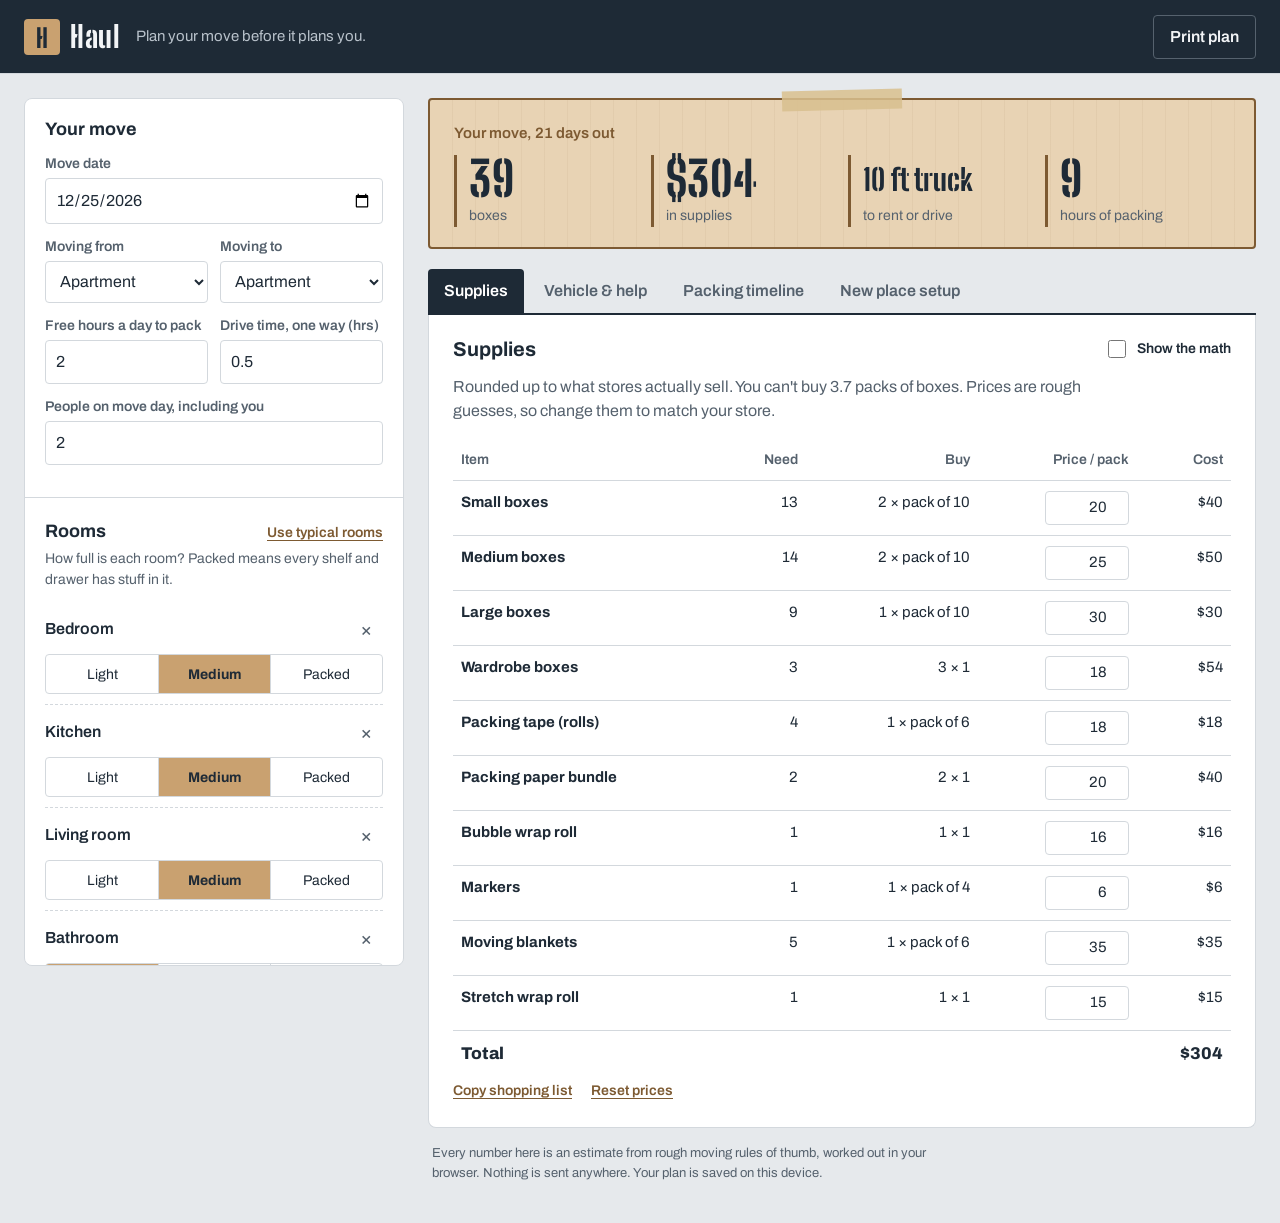
<file: index.html>
<!doctype html>
<html lang="en">
<head>
  <meta charset="utf-8">
  <meta name="viewport" content="width=device-width, initial-scale=1">
  <title>Haul: plan your move</title>
  <meta name="description" content="Work out how many boxes you need, what truck to get, and when to start packing.">
  <link rel="preconnect" href="https://fonts.googleapis.com">
  <link rel="preconnect" href="https://fonts.gstatic.com" crossorigin>
  <link href="https://fonts.googleapis.com/css2?family=Archivo:wght@400;500;600;700;800&family=Big+Shoulders+Stencil+Display:wght@700;800&display=swap" rel="stylesheet">
  <link rel="stylesheet" href="./style.css">
</head>
<body>
  <header class="topbar">
    <div class="brand">
      <span class="brand-mark" aria-hidden="true">H</span>
      <span class="brand-name">Haul</span>
    </div>
    <p class="brand-tag">Plan your move before it plans you.</p>
    <button type="button" class="btn btn-ghost" id="printBtn">Print plan</button>
  </header>

  <main class="layout">
    <!-- ============ INPUTS ============ -->
    <aside class="panel" aria-label="Your move">
      <section class="group">
        <h2>Your move</h2>

        <label class="field">
          <span>Move date</span>
          <input type="date" id="moveDate">
        </label>

        <div class="field-row">
          <label class="field">
            <span>Moving from</span>
            <select id="fromType">
              <option value="dorm">Dorm</option>
              <option value="apartment">Apartment</option>
              <option value="house">House</option>
            </select>
          </label>
          <label class="field">
            <span>Moving to</span>
            <select id="toType">
              <option value="dorm">Dorm</option>
              <option value="apartment">Apartment</option>
              <option value="house">House</option>
            </select>
          </label>
        </div>

        <div class="field-row">
          <label class="field">
            <span>Free hours a day to pack</span>
            <input type="number" id="freeHours" min="0.5" max="16" step="0.5">
          </label>
          <label class="field">
            <span>Drive time, one way (hrs)</span>
            <input type="number" id="driveHours" min="0" max="48" step="0.25">
          </label>
        </div>

        <label class="field">
          <span>People on move day, including you</span>
          <input type="number" id="helpers" min="1" max="12" step="1">
        </label>
      </section>

      <section class="group">
        <div class="group-head">
          <h2>Rooms</h2>
          <button type="button" class="link-btn" id="resetRooms">Use typical rooms</button>
        </div>
        <p class="hint">How full is each room? Packed means every shelf and drawer has stuff in it.</p>
        <ul class="room-list" id="roomList"></ul>
        <div class="add-room">
          <select id="newRoomType" aria-label="Room type to add"></select>
          <button type="button" class="btn btn-small" id="addRoom">Add room</button>
        </div>
      </section>

      <section class="group">
        <h2>Big furniture</h2>
        <p class="hint">Only what's coming with you.</p>
        <ul class="furniture-list" id="furnitureList"></ul>
      </section>
    </aside>

    <!-- ============ OUTPUTS ============ -->
    <section class="results" aria-label="Your plan">
      <div class="manifest" id="manifest" aria-live="polite"></div>

      <nav class="tabs" role="tablist" aria-label="Plan sections">
        <button role="tab" class="tab" data-tab="supplies" aria-selected="true">Supplies</button>
        <button role="tab" class="tab" data-tab="vehicle" aria-selected="false">Vehicle &amp; help</button>
        <button role="tab" class="tab" data-tab="timeline" aria-selected="false">Packing timeline</button>
        <button role="tab" class="tab" data-tab="setup" aria-selected="false">New place setup</button>
      </nav>

      <div class="tab-panel" id="panel-supplies" role="tabpanel"></div>
      <div class="tab-panel" id="panel-vehicle" role="tabpanel" hidden></div>
      <div class="tab-panel" id="panel-timeline" role="tabpanel" hidden></div>
      <div class="tab-panel" id="panel-setup" role="tabpanel" hidden></div>

      <p class="footnote">
        Every number here is an estimate from rough moving rules of thumb, worked out in your browser.
        Nothing is sent anywhere. Your plan is saved on this device.
      </p>
    </section>
  </main>

  <script src="./app.js"></script>
</body>
</html>
</file>
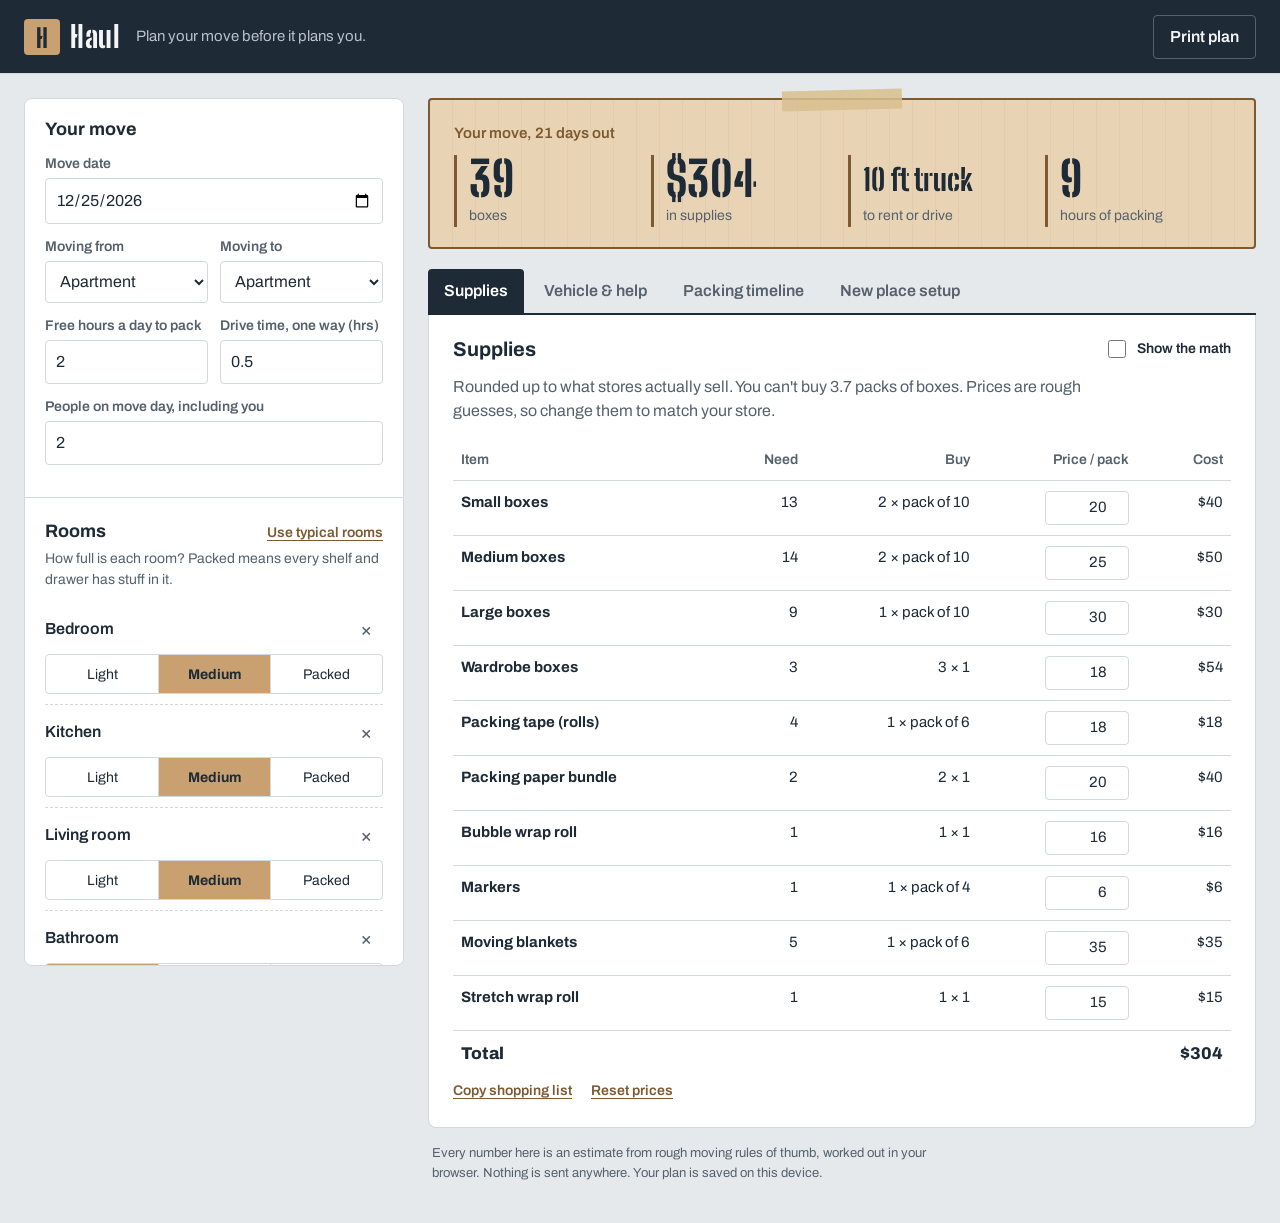
<file: index_1.html>
<!doctype html>
<html lang="en">
<head>
  <meta charset="utf-8">
  <meta name="viewport" content="width=device-width, initial-scale=1">
  <title>Haul: plan your move</title>
  <meta name="description" content="Work out how many boxes you need, what truck to get, and when to start packing.">

  <!-- PWA: lets phones install Haul like an app -->
  <link rel="manifest" href="./manifest.json">
  <meta name="theme-color" content="#1e2a36">
  <link rel="icon" type="image/png" sizes="192x192" href="./icon-192.png">
  <link rel="apple-touch-icon" href="./apple-touch-icon.png">
  <meta name="apple-mobile-web-app-capable" content="yes">
  <meta name="mobile-web-app-capable" content="yes">
  <meta name="apple-mobile-web-app-title" content="Haul">
  <meta name="apple-mobile-web-app-status-bar-style" content="black">
  <link rel="preconnect" href="https://fonts.googleapis.com">
  <link rel="preconnect" href="https://fonts.gstatic.com" crossorigin>
  <link href="https://fonts.googleapis.com/css2?family=Archivo:wght@400;500;600;700;800&family=Big+Shoulders+Stencil+Display:wght@700;800&display=swap" rel="stylesheet">
  <link rel="stylesheet" href="./style.css">
</head>
<body>
  <header class="topbar">
    <div class="brand">
      <span class="brand-mark" aria-hidden="true">H</span>
      <span class="brand-name">Haul</span>
    </div>
    <p class="brand-tag">Plan your move before it plans you.</p>
    <button type="button" class="btn btn-ghost" id="printBtn">Print plan</button>
  </header>

  <main class="layout">
    <!-- ============ INPUTS ============ -->
    <aside class="panel" aria-label="Your move">
      <section class="group">
        <h2>Your move</h2>

        <label class="field">
          <span>Move date</span>
          <input type="date" id="moveDate">
        </label>

        <div class="field-row">
          <label class="field">
            <span>Moving from</span>
            <select id="fromType">
              <option value="dorm">Dorm</option>
              <option value="apartment">Apartment</option>
              <option value="house">House</option>
            </select>
          </label>
          <label class="field">
            <span>Moving to</span>
            <select id="toType">
              <option value="dorm">Dorm</option>
              <option value="apartment">Apartment</option>
              <option value="house">House</option>
            </select>
          </label>
        </div>

        <div class="field-row">
          <label class="field">
            <span>Free hours a day to pack</span>
            <input type="number" id="freeHours" min="0.5" max="16" step="0.5">
          </label>
          <label class="field">
            <span>Drive time, one way (hrs)</span>
            <input type="number" id="driveHours" min="0" max="48" step="0.25">
          </label>
        </div>

        <label class="field">
          <span>People on move day, including you</span>
          <input type="number" id="helpers" min="1" max="12" step="1">
        </label>
      </section>

      <section class="group">
        <div class="group-head">
          <h2>Rooms</h2>
          <button type="button" class="link-btn" id="resetRooms">Use typical rooms</button>
        </div>
        <p class="hint">How full is each room? Packed means every shelf and drawer has stuff in it.</p>
        <ul class="room-list" id="roomList"></ul>
        <div class="add-room">
          <select id="newRoomType" aria-label="Room type to add"></select>
          <button type="button" class="btn btn-small" id="addRoom">Add room</button>
        </div>
      </section>

      <section class="group">
        <h2>Big furniture</h2>
        <p class="hint">Only what's coming with you.</p>
        <ul class="furniture-list" id="furnitureList"></ul>
      </section>
    </aside>

    <!-- ============ OUTPUTS ============ -->
    <section class="results" aria-label="Your plan">
      <div class="manifest" id="manifest" aria-live="polite"></div>

      <nav class="tabs" role="tablist" aria-label="Plan sections">
        <button role="tab" class="tab" data-tab="supplies" aria-selected="true">Supplies</button>
        <button role="tab" class="tab" data-tab="vehicle" aria-selected="false">Vehicle &amp; help</button>
        <button role="tab" class="tab" data-tab="timeline" aria-selected="false">Packing timeline</button>
        <button role="tab" class="tab" data-tab="setup" aria-selected="false">New place setup</button>
      </nav>

      <div class="tab-panel" id="panel-supplies" role="tabpanel"></div>
      <div class="tab-panel" id="panel-vehicle" role="tabpanel" hidden></div>
      <div class="tab-panel" id="panel-timeline" role="tabpanel" hidden></div>
      <div class="tab-panel" id="panel-setup" role="tabpanel" hidden></div>

      <p class="footnote">
        Every number here is an estimate from rough moving rules of thumb, worked out in your browser.
        Nothing is sent anywhere. Your plan is saved on this device.
      </p>
    </section>
  </main>

  <script src="./app.js"></script>
  <script>
    // PWA: start the service worker so Haul can open offline
    if ("serviceWorker" in navigator) {
      window.addEventListener("load", () => {
        navigator.serviceWorker.register("./sw.js").catch(() => {});
      });
    }
  </script>
</body>
</html>
</file>
<file: style.css>
/* ============================================================
   Haul: styles
   Palette: concrete grey floor, white panels, kraft cardboard,
   navy marker ink, "fragile" red for warnings.
   ============================================================ */

:root {
  --floor: #e6e9ec;
  --panel: #ffffff;
  --ink: #1e2a36;
  --ink-soft: #55616d;
  --line: #d3d8dd;
  --kraft: #c9a170;
  --kraft-light: #e8d3b4;
  --kraft-dark: #7d5a32;
  --tape: #d9c08f;
  --fragile: #b8352b;
  --ok: #2d7655;
  --focus: #2f6fb3;
  --bar: #1e2a36;

  --font-body: "Archivo", system-ui, -apple-system, "Segoe UI", sans-serif;
  --font-stencil: "Big Shoulders Stencil Display", "Archivo", Impact, sans-serif;

  --r-sm: 4px;
  --r-md: 8px;
}

@media (prefers-color-scheme: dark) {
  :root:not([data-theme="light"]) {
    --floor: #161b21;
    --panel: #1f262e;
    --ink: #e7ebef;
    --ink-soft: #a3adb7;
    --line: #333d47;
    --kraft: #b98d58;
    --kraft-light: #3b3024;
    --kraft-dark: #e2c296;
    --tape: #8a7448;
    --fragile: #e3675c;
    --ok: #5cbf8f;
    --focus: #79aef0;
    --bar: #0d1116;
  }
}

* { box-sizing: border-box; }

html { -webkit-text-size-adjust: 100%; }

body {
  margin: 0;
  background: var(--floor);
  color: var(--ink);
  font-family: var(--font-body);
  font-size: 16px;
  line-height: 1.5;
}

h1, h2, h3 { margin: 0; line-height: 1.2; }

button, input, select { font: inherit; color: inherit; }

:focus-visible {
  outline: 3px solid var(--focus);
  outline-offset: 2px;
}

/* ---------- Top bar ---------- */
.topbar {
  display: flex;
  align-items: center;
  gap: 16px;
  padding: 14px 24px;
  background: var(--bar);
  border-bottom: 1px solid var(--line);
  color: #f3f5f7;
}

.brand { display: flex; align-items: center; gap: 10px; }

.brand-mark {
  display: grid;
  place-items: center;
  width: 36px;
  height: 36px;
  background: var(--kraft);
  color: #1e2a36;
  font-family: var(--font-stencil);
  font-size: 26px;
  font-weight: 800;
  border-radius: var(--r-sm);
}

.brand-name {
  font-family: var(--font-stencil);
  font-size: 30px;
  font-weight: 800;
  letter-spacing: 0.02em;
}

.brand-tag {
  margin: 0;
  color: #b9c2cb;
  font-size: 15px;
  flex: 1;
}

.topbar .btn-ghost { color: #f3f5f7; border-color: #56626e; }

/* ---------- Layout ---------- */
.layout > * { min-width: 0; }

.layout {
  display: grid;
  grid-template-columns: minmax(300px, 380px) 1fr;
  gap: 24px;
  max-width: 1280px;
  margin: 0 auto;
  padding: 24px;
  align-items: start;
}

.panel {
  background: var(--panel);
  border: 1px solid var(--line);
  border-radius: var(--r-md);
  position: sticky;
  top: 16px;
  max-height: calc(100vh - 32px);
  overflow-y: auto;
}

.group { padding: 20px; border-bottom: 1px solid var(--line); }
.group:last-child { border-bottom: 0; }
.group h2 { font-size: 18px; font-weight: 700; margin-bottom: 12px; }
.group-head { display: flex; justify-content: space-between; align-items: baseline; gap: 8px; }

.hint { margin: -6px 0 12px; color: var(--ink-soft); font-size: 14px; }

.field { display: flex; flex-direction: column; gap: 4px; margin-bottom: 12px; flex: 1; min-width: 0; }
.field > span { font-size: 14px; font-weight: 600; color: var(--ink-soft); }
.field-row { display: flex; gap: 12px; }

input[type="number"], input[type="date"], input[type="text"], select {
  width: 100%;
  padding: 9px 10px;
  border: 1px solid var(--line);
  border-radius: var(--r-sm);
  background: var(--panel);
  min-height: 42px;
}

/* ---------- Buttons ---------- */
.btn {
  border: 1px solid var(--ink);
  background: var(--ink);
  color: var(--panel);
  padding: 9px 16px;
  border-radius: var(--r-sm);
  font-weight: 600;
  cursor: pointer;
  min-height: 42px;
}
.btn:hover { filter: brightness(1.15); }
.btn-small { padding: 7px 12px; white-space: nowrap; }
.btn-ghost { background: transparent; color: var(--ink); border-color: var(--line); }

.link-btn {
  background: none;
  border: 0;
  padding: 4px 0;
  color: var(--kraft-dark);
  font-weight: 600;
  font-size: 14px;
  text-decoration: underline;
  text-underline-offset: 3px;
  cursor: pointer;
}

.icon-btn {
  background: none;
  border: 1px solid transparent;
  border-radius: var(--r-sm);
  width: 34px;
  height: 34px;
  cursor: pointer;
  color: var(--ink-soft);
  font-size: 20px;
  line-height: 1;
}
.icon-btn:hover { border-color: var(--line); color: var(--fragile); }

/* ---------- Rooms ---------- */
.room-list, .furniture-list { list-style: none; margin: 0; padding: 0; }

.room {
  display: grid;
  grid-template-columns: 1fr auto;
  gap: 8px;
  padding: 10px 0;
  border-top: 1px dashed var(--line);
}
.room:first-child { border-top: 0; }
.room-name { font-weight: 600; align-self: center; }

.fullness {
  grid-column: 1 / -1;
  display: grid;
  grid-template-columns: repeat(3, 1fr);
  border: 1px solid var(--line);
  border-radius: var(--r-sm);
  overflow: hidden;
}
.fullness button {
  border: 0;
  border-left: 1px solid var(--line);
  background: transparent;
  padding: 7px 4px;
  font-size: 14px;
  cursor: pointer;
  min-height: 38px;
}
.fullness button:first-child { border-left: 0; }
.fullness button[aria-pressed="true"] { background: var(--kraft); color: #1e2a36; font-weight: 700; }

.add-room { display: flex; gap: 8px; margin-top: 12px; }

/* ---------- Furniture steppers ---------- */
.furn {
  display: flex;
  justify-content: space-between;
  align-items: center;
  padding: 6px 0;
}
.stepper { display: flex; align-items: center; gap: 2px; }
.stepper button {
  width: 34px;
  height: 34px;
  border: 1px solid var(--line);
  background: var(--panel);
  border-radius: var(--r-sm);
  cursor: pointer;
  font-size: 18px;
}
.stepper output { width: 30px; text-align: center; font-weight: 700; }

/* ---------- Manifest (the shipping label) ---------- */
.manifest {
  position: relative;
  background: var(--kraft-light);
  border: 2px solid var(--kraft-dark);
  border-radius: var(--r-sm);
  padding: 22px 24px 20px;
  margin-bottom: 20px;
  background-image:
    repeating-linear-gradient(90deg, transparent 0 22px, rgba(125, 90, 50, 0.06) 22px 23px);
}
.manifest::before {
  /* strip of packing tape across the top */
  content: "";
  position: absolute;
  top: -10px;
  left: 50%;
  width: 120px;
  height: 20px;
  transform: translateX(-50%) rotate(-1.5deg);
  background: var(--tape);
  opacity: 0.85;
}

.manifest-title {
  font-size: 15px;
  font-weight: 600;
  color: var(--kraft-dark);
  margin-bottom: 10px;
}

.manifest-grid {
  display: grid;
  grid-template-columns: repeat(4, minmax(0, 1fr));
  gap: 12px;
}

.stat { border-left: 3px solid var(--kraft-dark); padding-left: 12px; }
.stat-num {
  display: block;
  font-family: var(--font-stencil);
  font-size: 48px;
  font-weight: 800;
  line-height: 1;
  color: var(--ink);
}
.stat-num.small { font-size: 30px; padding: 9px 0; }
.stat-label { font-size: 14px; color: var(--ink-soft); }

.manifest-alert {
  margin-top: 14px;
  padding: 10px 12px;
  border: 2px solid var(--fragile);
  color: var(--fragile);
  font-weight: 600;
  border-radius: var(--r-sm);
  background: var(--panel);
}

/* ---------- Tabs ---------- */
.tabs {
  display: flex;
  gap: 4px;
  border-bottom: 2px solid var(--ink);
  overflow-x: auto;
}
.tab {
  border: 0;
  background: transparent;
  padding: 10px 16px;
  font-weight: 600;
  color: var(--ink-soft);
  cursor: pointer;
  white-space: nowrap;
  border-radius: var(--r-sm) var(--r-sm) 0 0;
}
.tab[aria-selected="true"] { background: var(--ink); color: var(--panel); }

.tab-panel {
  background: var(--panel);
  border: 1px solid var(--line);
  border-top: 0;
  border-radius: 0 0 var(--r-md) var(--r-md);
  padding: 22px 24px;
}

.panel-head {
  display: flex;
  justify-content: space-between;
  align-items: center;
  gap: 12px;
  flex-wrap: wrap;
  margin-bottom: 14px;
}
.panel-head h3 { font-size: 20px; }
.panel-intro { color: var(--ink-soft); margin: 0 0 16px; max-width: 70ch; }

.toggle { display: inline-flex; gap: 8px; align-items: center; font-size: 14px; font-weight: 600; cursor: pointer; }
.toggle input { width: 18px; height: 18px; accent-color: var(--ink); }

/* ---------- Tables ---------- */
.table-wrap { overflow-x: auto; }
table { width: 100%; border-collapse: collapse; font-size: 15px; }
th, td { text-align: left; padding: 10px 8px; border-bottom: 1px solid var(--line); vertical-align: top; }
th { font-size: 14px; color: var(--ink-soft); font-weight: 600; }
td.num, th.num { text-align: right; white-space: nowrap; }
tfoot td { font-weight: 800; border-bottom: 0; font-size: 17px; }

.price-input {
  width: 84px !important;
  min-height: 34px !important;
  padding: 4px 6px !important;
  text-align: right;
}

.math {
  display: block;
  margin-top: 4px;
  font-size: 13px;
  color: var(--kraft-dark);
}

/* ---------- Vehicle ---------- */
.vehicle-pick {
  display: grid;
  grid-template-columns: auto 1fr;
  gap: 16px 20px;
  align-items: center;
  padding: 18px;
  border: 2px solid var(--ink);
  border-radius: var(--r-md);
  margin-bottom: 18px;
}
.vehicle-pick .stat-num { font-size: 40px; }
.vehicle-why { margin: 0; color: var(--ink-soft); }

.fill-bar {
  height: 14px;
  background: var(--floor);
  border-radius: 7px;
  overflow: hidden;
  margin-top: 6px;
}
.fill-bar span { display: block; height: 100%; background: var(--kraft); }

.vehicle-list { list-style: none; padding: 0; margin: 0 0 18px; }
.vehicle-list li {
  display: grid;
  grid-template-columns: 140px 1fr 80px;
  gap: 12px;
  align-items: center;
  padding: 8px 0;
  font-size: 15px;
}
.vehicle-list li.is-pick { font-weight: 700; }
.vehicle-list li.too-small { color: var(--ink-soft); }

.callout {
  padding: 12px 14px;
  border-left: 4px solid var(--kraft-dark);
  background: var(--floor);
  border-radius: 0 var(--r-sm) var(--r-sm) 0;
  margin: 0 0 12px;
}
.callout.warn { border-left-color: var(--fragile); }
.callout.good { border-left-color: var(--ok); }

/* ---------- Timeline ---------- */
.days { list-style: none; margin: 0; padding: 0; position: relative; }
.day {
  display: grid;
  grid-template-columns: 96px 1fr;
  gap: 16px;
  padding: 14px 0;
  border-top: 1px solid var(--line);
}
.day:first-child { border-top: 0; }
.day-date { font-weight: 700; }
.day-count { display: block; font-size: 14px; color: var(--ink-soft); font-weight: 400; }
.day-tasks { list-style: none; margin: 0; padding: 0; }
.day-tasks li { padding: 2px 0; }
.day-hours { font-size: 14px; color: var(--ink-soft); margin-top: 4px; }
.day.is-move .day-date { color: var(--fragile); }
.day.is-move { background: var(--kraft-light); padding-left: 10px; padding-right: 10px; border-radius: var(--r-sm); }
.day.is-free .day-tasks { color: var(--ink-soft); }

/* ---------- Setup checklist ---------- */
.roommates { display: flex; gap: 8px; align-items: flex-end; flex-wrap: wrap; margin-bottom: 18px; }
.roommates .field { margin-bottom: 0; min-width: 220px; }

.tier { margin-bottom: 22px; }
.tier h4 { font-size: 17px; margin: 0 0 6px; }
.tier-note { margin: 0 0 8px; font-size: 14px; color: var(--ink-soft); }

.item-row {
  display: grid;
  grid-template-columns: 26px 1fr auto 72px;
  gap: 10px;
  align-items: center;
  padding: 8px 0;
  border-bottom: 1px dashed var(--line);
}
.item-row input[type="checkbox"] { width: 20px; height: 20px; accent-color: var(--ok); }
.item-row.is-have .item-name { text-decoration: line-through; color: var(--ink-soft); }
.item-row select { min-height: 34px; padding: 4px 6px; font-size: 14px; width: auto; }
.item-scope { font-size: 13px; color: var(--ink-soft); }
.item-price { text-align: right; font-weight: 600; }

.split-totals { display: flex; flex-wrap: wrap; gap: 12px; margin-top: 8px; }
.split-card {
  flex: 1 1 160px;
  padding: 12px 14px;
  border: 1px solid var(--line);
  border-radius: var(--r-sm);
}
.split-card strong { display: block; font-family: var(--font-stencil); font-size: 32px; line-height: 1.1; }

.footnote { color: var(--ink-soft); font-size: 13px; margin: 16px 4px; max-width: 75ch; }

/* ---------- Responsive ---------- */
@media (max-width: 900px) {
  .layout { grid-template-columns: 1fr; padding: 16px; }
  .panel { position: static; max-height: none; }
  .manifest-grid { grid-template-columns: repeat(2, minmax(0, 1fr)); }
  .brand-tag { display: none; }
  .topbar { justify-content: space-between; padding: 12px 16px; }
}

@media (max-width: 520px) {
  .field-row { flex-direction: column; gap: 0; }
  .tab-panel { padding: 18px 14px; }
  .day { grid-template-columns: 1fr; gap: 6px; }
  .vehicle-list li { grid-template-columns: 110px 1fr 56px; }
  .item-row { grid-template-columns: 26px 1fr 64px; }
  .item-row select { grid-column: 2 / -1; }
  .stat-num { font-size: 40px; }
}

@media (prefers-reduced-motion: reduce) {
  * { transition: none !important; animation: none !important; }
}

/* ---------- Print ---------- */
@media print {
  body { background: #fff; }
  .topbar, .panel, .tabs, .link-btn, .toggle, .footnote { display: none !important; }
  .layout { display: block; padding: 0; }
  .tab-panel { display: block !important; border: 0; padding: 12px 0; page-break-inside: avoid; }
  .manifest::before { display: none; }
}
</file>
